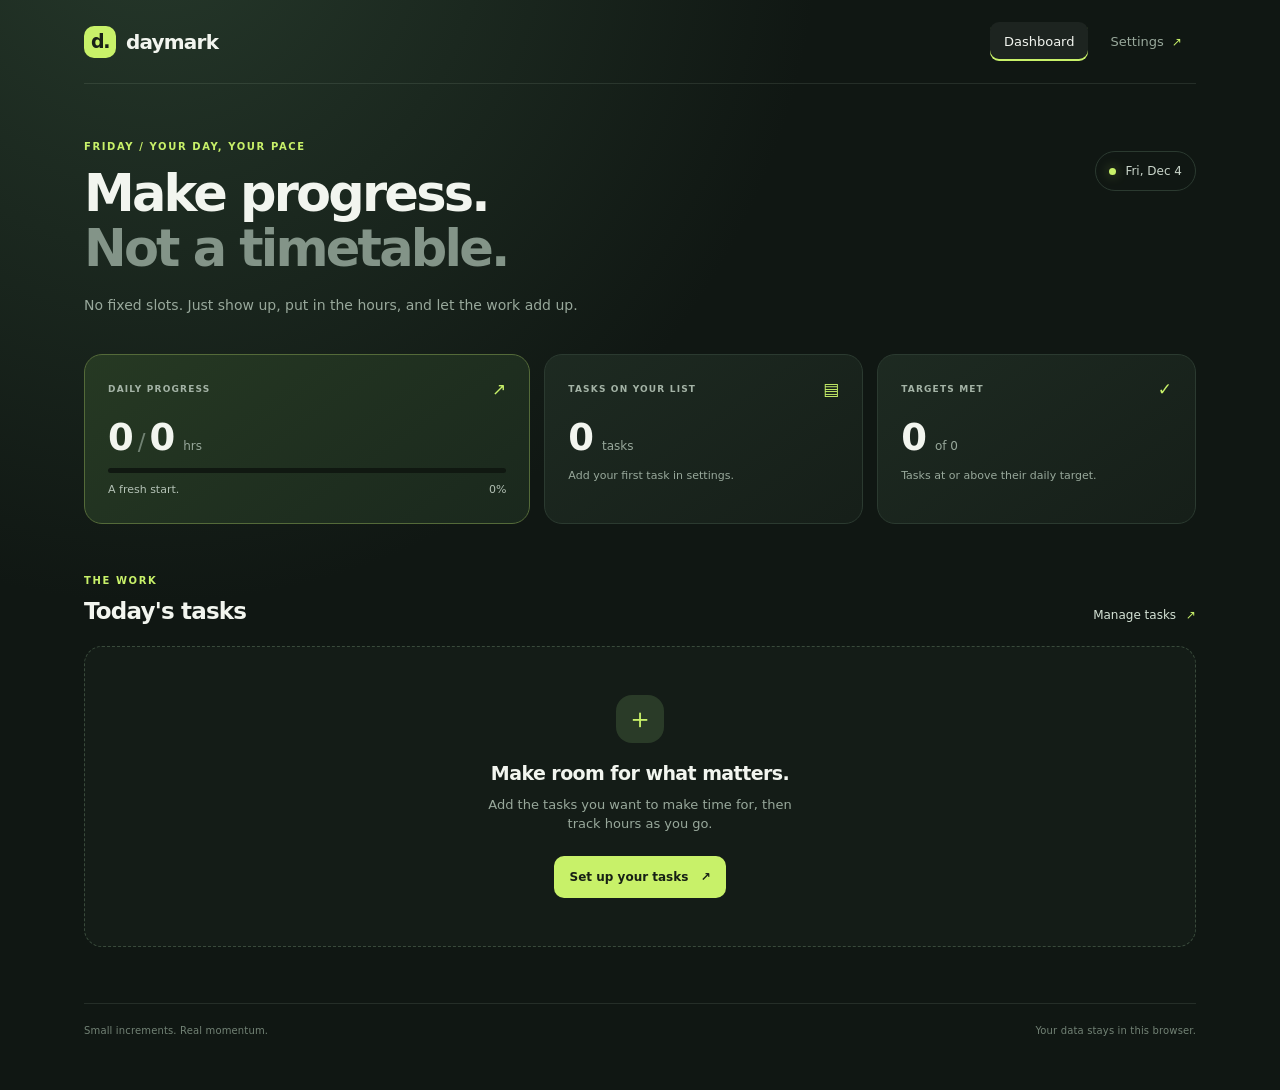
<file: index.html>
<!doctype html>
<html lang="en">
<head>
  <meta charset="utf-8">
  <meta name="viewport" content="width=device-width, initial-scale=1">
  <meta name="theme-color" content="#101713">
  <title>Daymark — Daily hours</title>
  <link rel="stylesheet" href="styles.css">
</head>
<body>
  <div class="app-shell">
    <header class="topbar">
      <a class="brand" href="index.html" aria-label="Daymark home"><span class="brand-mark">d.</span><span>daymark</span></a>
      <nav class="nav"><a class="nav-link active" href="index.html">Dashboard</a><a class="nav-link" href="settings.html">Settings <span class="gear">↗</span></a></nav>
    </header>

    <main class="main-content">
      <section class="welcome-row">
        <div>
          <p class="eyebrow" id="today-label">YOUR DAY, YOUR PACE</p>
          <h1>Make progress.<br><span class="muted-heading">Not a timetable.</span></h1>
          <p class="intro">No fixed slots. Just show up, put in the hours, and let the work add up.</p>
        </div>
        <div class="date-chip"><span class="date-dot"></span><span id="date-text">Today</span></div>
      </section>

      <section class="summary-grid" aria-label="Today's summary">
        <article class="summary-card primary-summary">
          <div class="summary-top"><span class="summary-label">DAILY PROGRESS</span><span class="summary-icon">↗</span></div>
          <div class="summary-number"><span id="total-done">0</span><span class="slash">/</span><span id="total-target">0</span><small>hrs</small></div>
          <div class="progress-track"><div class="progress-fill" id="overall-progress"></div></div>
          <div class="summary-foot"><span id="progress-caption">A fresh start.</span><span id="progress-percent">0%</span></div>
        </article>
        <article class="summary-card">
          <div class="summary-top"><span class="summary-label">TASKS ON YOUR LIST</span><span class="summary-icon">▤</span></div>
          <div class="summary-number"><span id="task-count">0</span><small>tasks</small></div>
          <p class="summary-note" id="task-count-note">Add your first task in settings.</p>
        </article>
        <article class="summary-card">
          <div class="summary-top"><span class="summary-label">TARGETS MET</span><span class="summary-icon">✓</span></div>
          <div class="summary-number"><span id="targets-met">0</span><small>of <span id="targets-total">0</span></small></div>
          <p class="summary-note">Tasks at or above their daily target.</p>
        </article>
      </section>

      <section class="task-section">
        <div class="section-heading">
          <div><p class="eyebrow">THE WORK</p><h2>Today's tasks</h2></div>
          <a class="text-link" href="settings.html">Manage tasks <span>↗</span></a>
        </div>
        <div id="task-list" class="task-list"></div>
        <div id="empty-state" class="empty-state" hidden>
          <div class="empty-illustration">＋</div>
          <h3>Make room for what matters.</h3>
          <p>Add the tasks you want to make time for, then track hours as you go.</p>
          <a class="button button-primary" href="settings.html">Set up your tasks <span>↗</span></a>
        </div>
      </section>
      <footer class="footer"><span>Small increments. Real momentum.</span><span>Your data stays in this browser.</span></footer>
    </main>
  </div>
  <div id="toast" class="toast" role="status" aria-live="polite"></div>
  <script src="app.js"></script>
</body>
</html>
</file>
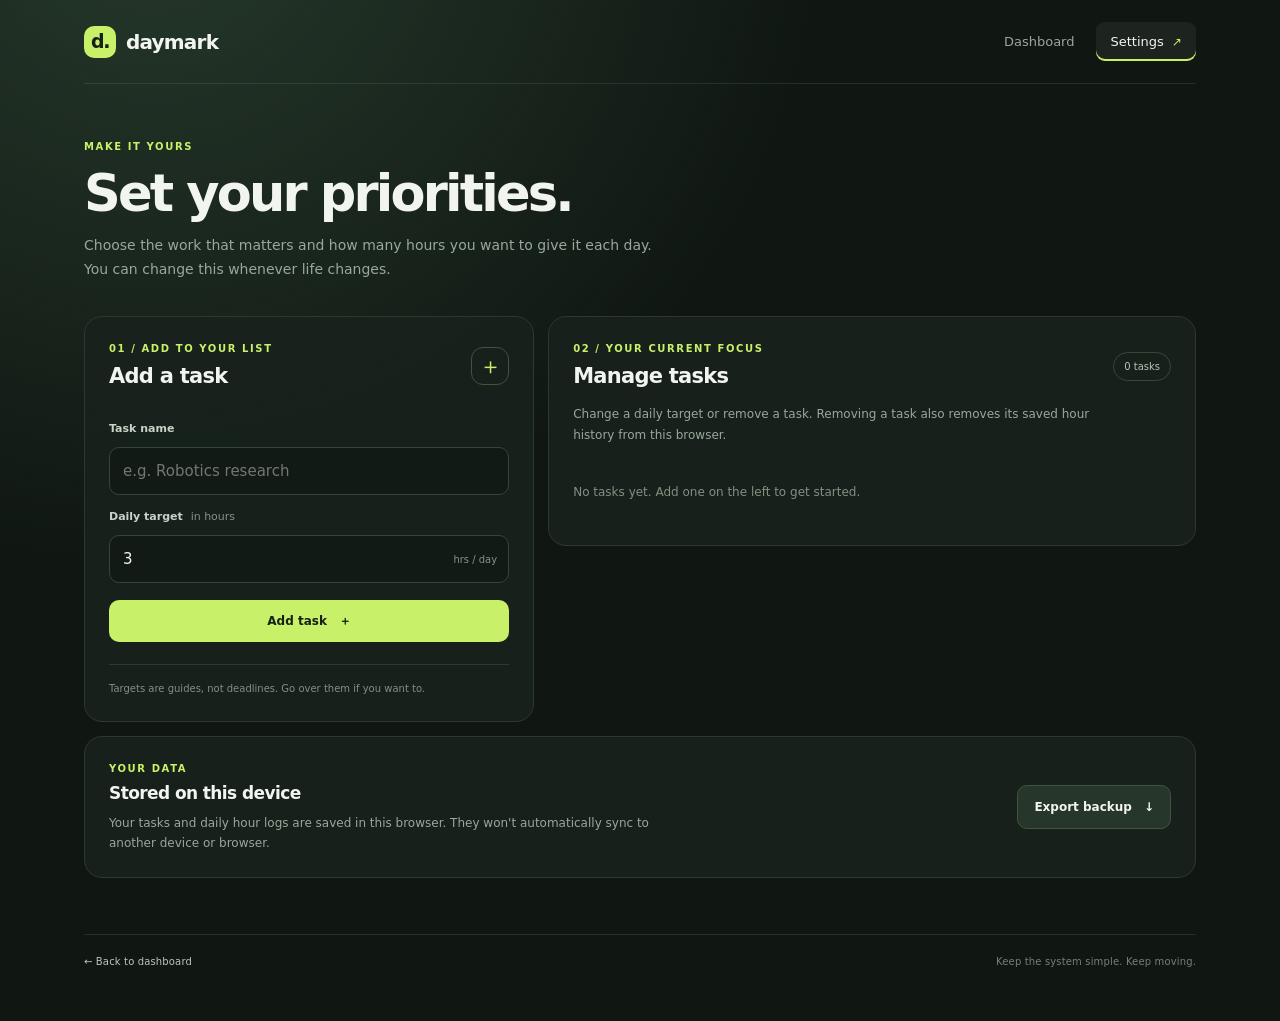
<file: settings.html>
<!doctype html>
<html lang="en">
<head>
  <meta charset="utf-8">
  <meta name="viewport" content="width=device-width, initial-scale=1">
  <meta name="theme-color" content="#101713">
  <title>Settings — Daymark</title>
  <link rel="stylesheet" href="styles.css">
</head>
<body>
  <div class="app-shell">
    <header class="topbar">
      <a class="brand" href="index.html" aria-label="Daymark home"><span class="brand-mark">d.</span><span>daymark</span></a>
      <nav class="nav"><a class="nav-link" href="index.html">Dashboard</a><a class="nav-link active" href="settings.html">Settings <span class="gear">↗</span></a></nav>
    </header>
    <main class="main-content settings-main">
      <section class="settings-intro">
        <p class="eyebrow">MAKE IT YOURS</p>
        <h1>Set your priorities.</h1>
        <p class="intro">Choose the work that matters and how many hours you want to give it each day. You can change this whenever life changes.</p>
      </section>

      <section class="settings-layout">
        <article class="settings-panel">
          <div class="panel-heading"><div><p class="eyebrow">01 / ADD TO YOUR LIST</p><h2>Add a task</h2></div><span class="panel-symbol">＋</span></div>
          <form id="add-task-form" class="add-form">
            <label for="task-name">Task name</label>
            <input id="task-name" name="task-name" type="text" maxlength="80" placeholder="e.g. Robotics research" required>
            <label for="task-target">Daily target <span class="label-hint">in hours</span></label>
            <div class="input-suffix"><input id="task-target" name="task-target" type="number" min="0.5" max="24" step="0.5" value="3" required><span>hrs / day</span></div>
            <button class="button button-primary full-width" type="submit">Add task <span>＋</span></button>
          </form>
          <p class="panel-note">Targets are guides, not deadlines. Go over them if you want to.</p>
        </article>

        <article class="settings-panel list-panel">
          <div class="panel-heading"><div><p class="eyebrow">02 / YOUR CURRENT FOCUS</p><h2>Manage tasks</h2></div><span class="task-count-pill" id="settings-task-count">0 tasks</span></div>
          <p class="settings-description">Change a daily target or remove a task. Removing a task also removes its saved hour history from this browser.</p>
          <div id="settings-task-list" class="settings-task-list"></div>
          <div id="settings-empty" class="settings-empty" hidden>No tasks yet. Add one on the left to get started.</div>
        </article>
      </section>
      <section class="data-panel">
        <div><p class="eyebrow">YOUR DATA</p><h2>Stored on this device</h2><p class="settings-description">Your tasks and daily hour logs are saved in this browser. They won't automatically sync to another device or browser.</p></div>
        <button id="export-data" class="button button-secondary" type="button">Export backup <span>↓</span></button>
      </section>
      <footer class="footer"><a href="index.html">← Back to dashboard</a><span>Keep the system simple. Keep moving.</span></footer>
    </main>
  </div>
  <div id="toast" class="toast" role="status" aria-live="polite"></div>
  <script src="app.js"></script>
</body>
</html>
</file>
<file: styles.css>
:root{--bg:#101713;--panel:#18221c;--panel-2:#1d2922;--line:#2b3a30;--text:#f2f5ef;--muted:#98a89b;--accent:#c8f169;--accent-dark:#9fc747;--danger:#ff9c8d;--radius:18px;--font:Inter,ui-sans-serif,system-ui,-apple-system,BlinkMacSystemFont,"Segoe UI",sans-serif}
*{box-sizing:border-box}html{background:var(--bg);color-scheme:dark}body{margin:0;background:radial-gradient(ellipse at 12% -10%,#26392b 0,transparent 42%),var(--bg);color:var(--text);font-family:var(--font);font-size:15px;line-height:1.5;min-height:100vh}a{color:inherit;text-decoration:none}button,input{font:inherit}.app-shell{max-width:1180px;margin:0 auto;padding:0 34px}.topbar{height:84px;display:flex;align-items:center;justify-content:space-between;border-bottom:1px solid rgba(177,201,177,.13)}.brand{display:flex;align-items:center;gap:10px;font-weight:750;letter-spacing:-.04em;font-size:20px}.brand-mark{display:grid;place-items:center;width:32px;height:32px;background:var(--accent);color:#182117;border-radius:10px;font-size:19px;font-weight:900;letter-spacing:-.08em}.nav{display:flex;align-items:center;gap:8px}.nav-link{color:var(--muted);font-size:13px;padding:10px 14px;border-radius:9px;transition:.18s}.nav-link:hover,.nav-link.active{color:var(--text);background:rgba(255,255,255,.055)}.nav-link.active{box-shadow:inset 0 -2px var(--accent)}.gear{font-size:12px;margin-left:4px;color:var(--accent)}.main-content{padding:55px 0 24px}.welcome-row{display:flex;justify-content:space-between;align-items:flex-start;gap:20px;margin-bottom:36px}.eyebrow{font-size:10px;letter-spacing:.16em;font-weight:800;color:var(--accent);margin:0 0 12px}.welcome-row h1,.settings-intro h1{font-size:clamp(34px,4vw,51px);letter-spacing:-.055em;line-height:1.08;margin:0;font-weight:650}.muted-heading{color:#839488}.intro{color:var(--muted);max-width:510px;line-height:1.7;margin:18px 0 0;font-size:14px}.date-chip{margin-top:12px;display:flex;align-items:center;gap:9px;padding:10px 13px;border:1px solid var(--line);border-radius:100px;color:#c8d4c9;font-size:12px;white-space:nowrap}.date-dot{width:7px;height:7px;border-radius:50%;background:var(--accent);box-shadow:0 0 12px #c8f16670}.summary-grid{display:grid;grid-template-columns:1.4fr 1fr 1fr;gap:14px}.summary-card{border:1px solid var(--line);background:linear-gradient(145deg,rgba(30,43,34,.96),rgba(22,31,25,.96));border-radius:var(--radius);padding:22px 23px;min-height:170px}.primary-summary{border-color:#546a39;background:linear-gradient(145deg,#263923,#1a281d)}.summary-top{display:flex;justify-content:space-between;align-items:center}.summary-label{font-size:9px;letter-spacing:.13em;color:#a4b3a6;font-weight:800}.summary-icon{font-size:17px;color:var(--accent)}.summary-number{display:flex;align-items:baseline;gap:6px;margin:17px 0 12px;font-size:37px;letter-spacing:-.055em;font-weight:650;line-height:1}.summary-number small{font-size:12px;letter-spacing:0;font-weight:500;color:var(--muted);margin-left:4px}.slash{font-size:23px;color:#718273;font-weight:400}.summary-foot{display:flex;justify-content:space-between;font-size:11px;color:#b4c2b6;margin-top:9px}.progress-track{height:5px;border-radius:10px;background:#101811;overflow:hidden}.progress-fill{height:100%;width:0;background:var(--accent);border-radius:10px;transition:width .25s}.summary-note{font-size:11px;color:var(--muted);margin:0}.task-section{margin-top:49px}.section-heading{display:flex;align-items:flex-end;justify-content:space-between;margin-bottom:18px}.section-heading h2,.panel-heading h2,.data-panel h2{font-size:23px;letter-spacing:-.035em;font-weight:600;margin:0}.section-heading .eyebrow{margin-bottom:6px}.text-link{font-size:12px;color:#d4e2d5;padding-bottom:4px}.text-link span{color:var(--accent);margin-left:6px}.task-list{display:grid;gap:10px}.task-card{display:grid;grid-template-columns:minmax(0,1fr) auto;gap:20px;align-items:center;padding:20px 22px;border:1px solid var(--line);border-radius:15px;background:rgba(25,36,29,.86);transition:border-color .18s}.task-card:hover{border-color:#50634e}.task-card.is-complete{border-color:#526c39;background:linear-gradient(90deg,rgba(39,57,34,.72),rgba(25,36,29,.86))}.task-info{min-width:0}.task-title-row{display:flex;align-items:center;gap:10px;min-width:0}.task-title{font-size:15px;font-weight:600;overflow-wrap:anywhere}.complete-check{display:grid;place-items:center;width:21px;height:21px;flex-shrink:0;border:1px solid #435446;border-radius:7px;color:#152015;font-size:12px}.is-complete .complete-check{background:var(--accent);border-color:var(--accent)}.task-subtitle{font-size:11px;color:var(--muted);margin:7px 0 0 31px}.task-progress-track{height:3px;background:#26352a;border-radius:10px;overflow:hidden;margin:13px 0 0 31px;max-width:450px}.task-progress-fill{height:100%;background:var(--accent);border-radius:10px}.task-controls{display:flex;align-items:center;gap:10px}.stepper{display:flex;align-items:center;gap:7px;padding:4px;border-radius:12px;background:#101812;border:1px solid #2d3d30}.step-btn{border:0;width:30px;height:30px;border-radius:8px;background:#27352a;color:#e8f0e6;cursor:pointer;font-size:20px;line-height:1;display:grid;place-items:center;transition:background .15s,transform .15s}.step-btn:hover:not(:disabled){background:#3a4e39;transform:translateY(-1px)}.step-btn:disabled{opacity:.3;cursor:not-allowed}.hours-readout{min-width:58px;text-align:center;font-size:14px;font-weight:650;letter-spacing:-.02em;font-variant-numeric:tabular-nums}.hours-readout span{color:#778b79;font-weight:400}.empty-state{text-align:center;border:1px dashed #394a3b;border-radius:18px;padding:48px 20px;background:rgba(24,34,28,.5)}.empty-illustration{width:48px;height:48px;border-radius:16px;display:grid;place-items:center;background:#2a3b28;color:var(--accent);font-size:28px;margin:0 auto 16px}.empty-state h3{font-size:19px;margin:0 0 7px;letter-spacing:-.03em}.empty-state p{color:var(--muted);font-size:13px;max-width:340px;margin:0 auto 22px}.button{border:0;display:inline-flex;align-items:center;justify-content:center;gap:12px;padding:12px 16px;border-radius:10px;font-size:12px;font-weight:750;cursor:pointer;transition:transform .15s,background .15s}.button:hover{transform:translateY(-1px)}.button-primary{background:var(--accent);color:#172015}.button-primary:hover{background:#d6ff83}.button-secondary{background:#26362a;border:1px solid #405440;color:var(--text)}.button-secondary:hover{background:#304532}.full-width{width:100%;margin-top:8px}.footer{border-top:1px solid rgba(177,201,177,.13);margin-top:56px;padding:19px 0 28px;display:flex;justify-content:space-between;gap:15px;color:#728275;font-size:10px;letter-spacing:.015em}.footer a{color:#b9c9bb}.settings-main{padding-top:55px}.settings-intro{margin-bottom:34px}.settings-intro .intro{max-width:570px;margin-top:13px}.settings-layout{display:grid;grid-template-columns:.82fr 1.18fr;gap:14px;align-items:start}.settings-panel,.data-panel{border:1px solid var(--line);border-radius:var(--radius);background:rgba(24,34,28,.88);padding:24px}.panel-heading{display:flex;align-items:center;justify-content:space-between;gap:15px;margin-bottom:24px}.panel-heading .eyebrow{margin-bottom:5px}.panel-heading h2{font-size:21px}.panel-symbol{font-size:23px;color:var(--accent);width:38px;height:38px;display:grid;place-items:center;border:1px solid #40543b;border-radius:12px}.add-form{display:flex;flex-direction:column;gap:9px}.add-form label{font-size:11px;font-weight:650;color:#c7d4c8;margin-top:5px}.label-hint{color:#829487;font-weight:400;margin-left:4px}.add-form input,.target-edit{width:100%;border:1px solid #354638;border-radius:10px;background:#111a14;color:var(--text);padding:12px 13px;outline:none;min-width:0}.add-form input:focus,.target-edit:focus{border-color:var(--accent-dark);box-shadow:0 0 0 3px #c8f16915}.input-suffix{position:relative}.input-suffix input{padding-right:83px}.input-suffix span{position:absolute;right:12px;top:50%;transform:translateY(-50%);font-size:10px;color:#849588;pointer-events:none}.panel-note{border-top:1px solid #2c3a2f;margin:22px 0 0;padding-top:15px;font-size:10px;color:#819183;line-height:1.7}.task-count-pill{border:1px solid #354938;border-radius:30px;padding:6px 10px;color:#b4c5b6;font-size:10px;white-space:nowrap}.settings-description{font-size:12px;color:var(--muted);line-height:1.7;margin:-12px 0 18px;max-width:520px}.settings-task-list{display:grid;gap:8px}.settings-task-row{display:grid;grid-template-columns:minmax(0,1fr) 84px 34px;gap:10px;align-items:center;border:1px solid #2b3a2e;background:#141e17;border-radius:11px;padding:11px}.settings-task-name{font-size:12px;font-weight:600;overflow-wrap:anywhere}.settings-target-wrap{position:relative}.target-edit{padding:9px 25px 9px 9px;font-size:12px;text-align:center;appearance:textfield;-moz-appearance:textfield}.target-edit::-webkit-inner-spin-button,.target-edit::-webkit-outer-spin-button{-webkit-appearance:none;margin:0}.target-unit{position:absolute;right:8px;top:50%;transform:translateY(-50%);font-size:9px;color:#7d8e80;pointer-events:none}.remove-btn{width:32px;height:32px;display:grid;place-items:center;border:1px solid #543a35;border-radius:9px;background:#2b201d;color:var(--danger);cursor:pointer;font-size:18px;transition:background .15s}.remove-btn:hover{background:#452722}.settings-empty{padding:20px 0;color:#819183;font-size:12px}.data-panel{display:flex;justify-content:space-between;align-items:center;gap:22px;margin-top:14px}.data-panel .eyebrow{margin-bottom:5px}.data-panel h2{font-size:17px}.data-panel .settings-description{margin:6px 0 0;max-width:570px}.data-panel .button{white-space:nowrap}.toast{position:fixed;left:50%;bottom:24px;transform:translate(-50%,15px);padding:11px 16px;border:1px solid #526746;border-radius:11px;background:#263923;color:#eaf5df;font-size:12px;box-shadow:0 10px 35px #0005;opacity:0;pointer-events:none;transition:opacity .2s,transform .2s;z-index:5}.toast.show{opacity:1;transform:translate(-50%,0)}[hidden]{display:none!important}
@media(max-width:760px){.app-shell{padding:0 18px}.topbar{height:70px}.main-content,.settings-main{padding-top:37px}.welcome-row{display:block;margin-bottom:25px}.date-chip{display:inline-flex;margin-top:20px}.summary-grid{grid-template-columns:1fr 1fr;gap:9px}.summary-card{padding:17px;min-height:145px}.primary-summary{grid-column:1/-1;min-height:160px}.summary-number{font-size:32px}.task-section{margin-top:36px}.task-card{padding:16px;grid-template-columns:1fr;gap:15px}.task-controls{justify-content:flex-end}.task-subtitle{line-height:1.5}.task-progress-track{max-width:none}.footer{margin-top:38px;flex-direction:column;gap:7px}.settings-layout{grid-template-columns:1fr}.settings-panel{padding:20px}.data-panel{align-items:flex-start;flex-direction:column;padding:20px}.data-panel .button{width:100%}.settings-task-row{grid-template-columns:minmax(0,1fr) 80px 32px}.section-heading h2{font-size:21px}.text-link{font-size:11px}}@media(max-width:380px){.nav-link{padding:9px 10px}.summary-card{padding:14px}.summary-number{font-size:28px}.summary-label{font-size:8px}.task-controls{gap:6px}.stepper{gap:4px}.hours-readout{min-width:49px}.step-btn{width:28px;height:28px}}
</file>
